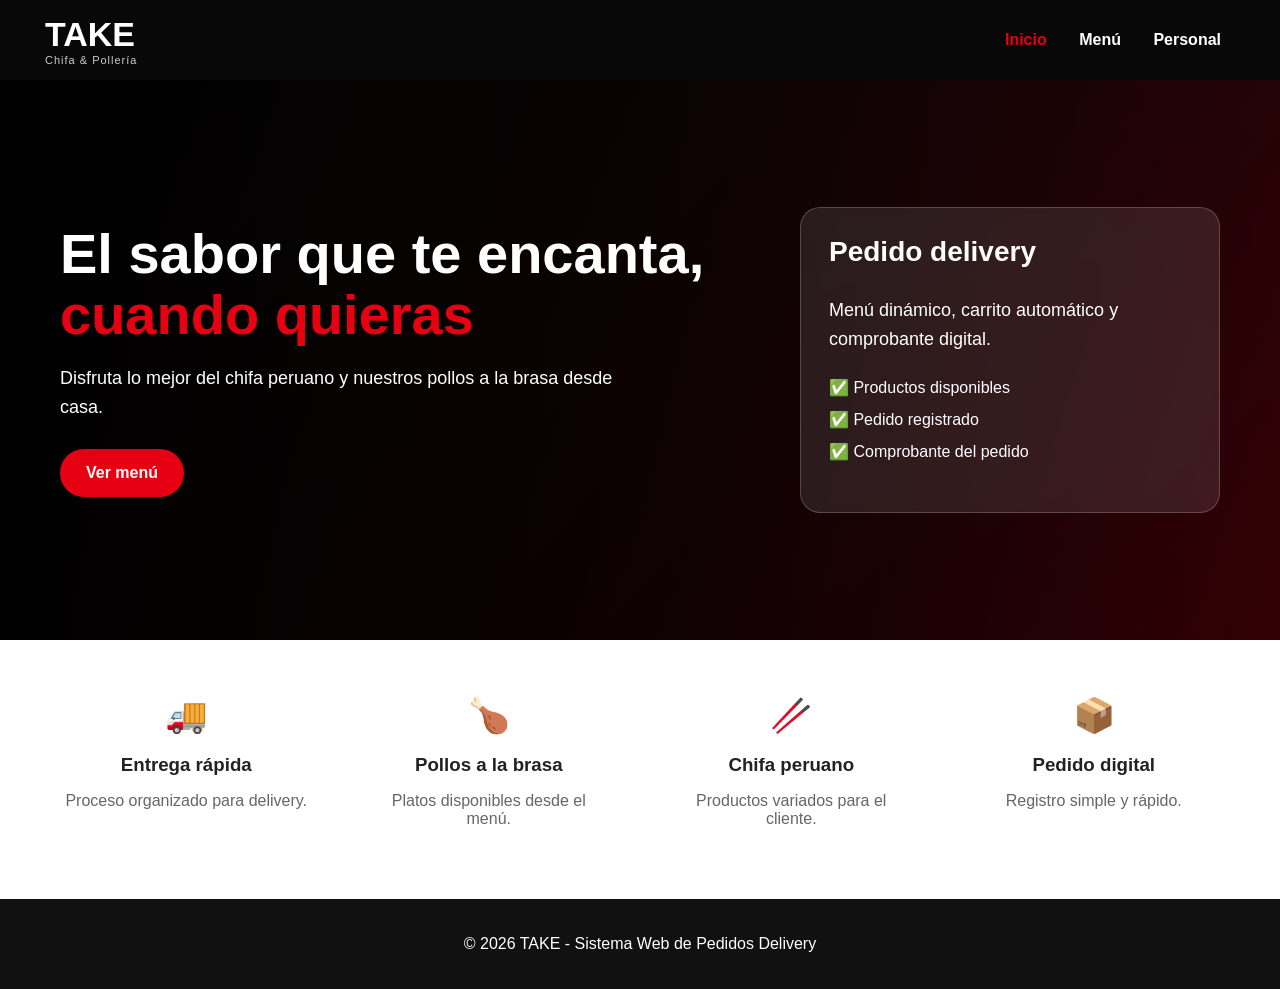
<file: src/main/resources/static/index.html>
<!DOCTYPE html>
<html lang="es">
<head>
  <meta charset="UTF-8">
  <title>TAKE - Chifa & Pollería</title>
  <link rel="icon" type="image/png" href="img/logo.png">
  <link rel="stylesheet" href="css/index.css">
</head>
<body>

<header class="navbar">
  <div class="logo">
    <span>TAKE</span>
    <small>Chifa & Pollería</small>
  </div>

  <nav id="navbarLinks">
    <a class="activo" href="index.html">Inicio</a>
    <a href="menu.html">Menú</a>
    <a href="login.html">Personal</a>
  </nav>
</header>

<section class="hero">
  <div class="hero-content">
    <div class="hero-text">
      <h1>El sabor que te encanta,<br><span>cuando quieras</span></h1>
      <p>Disfruta lo mejor del chifa peruano y nuestros pollos a la brasa desde casa.</p>

      <div class="hero-buttons">
        <a href="menu.html" class="btn-primary">Ver menú</a>
      </div>
    </div>

    <div class="hero-card">
      <h3>Pedido delivery</h3>
      <p>Menú dinámico, carrito automático y comprobante digital.</p>
      <ul>
        <li>✅ Productos disponibles</li>
        <li>✅ Pedido registrado</li>
        <li>✅ Comprobante del pedido</li>
      </ul>
    </div>
  </div>
</section>

<section class="features">
  <div class="feature"><span>🚚</span><h3>Entrega rápida</h3><p>Proceso organizado para delivery.</p></div>
  <div class="feature"><span>🍗</span><h3>Pollos a la brasa</h3><p>Platos disponibles desde el menú.</p></div>
  <div class="feature"><span>🥢</span><h3>Chifa peruano</h3><p>Productos variados para el cliente.</p></div>
  <div class="feature"><span>📦</span><h3>Pedido digital</h3><p>Registro simple y rápido.</p></div>
</section>

<footer>
  <p>© 2026 TAKE - Sistema Web de Pedidos Delivery</p>
</footer>
<script src="js/session.js"></script>
</body>
</html>
</file>
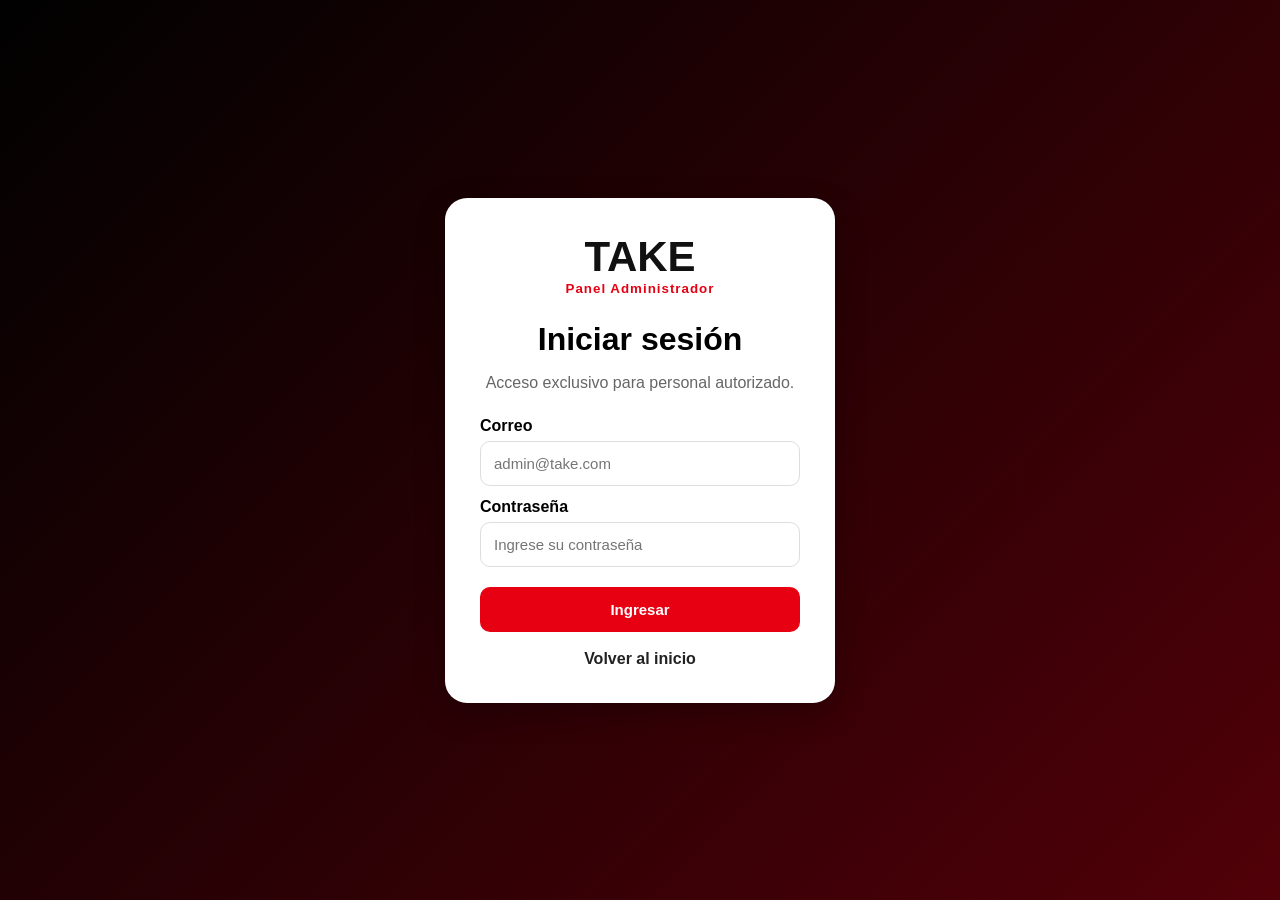
<file: src/main/resources/static/admin.html>
<!DOCTYPE html>
<html lang="es">
<head>
  <meta charset="UTF-8">
  <title>Panel Admin - TAKE</title>

  <link rel="icon" type="image/png" href="img/logo.png">
  <link rel="stylesheet" href="css/admin.css?v=5">
</head>
<body>

<script>
  const usuarioAdmin = JSON.parse(localStorage.getItem("usuarioAdminTAKE"));

  if (!usuarioAdmin) {
    window.location.href = "login.html";
  }
</script>

<header class="navbar">
  <div class="logo">
    <span>TAKE</span>
    <small>Panel Administrador</small>
  </div>

  <nav>
    <a class="activo" href="admin.html">Pedidos</a>
    <a href="productos-admin.html">Productos</a>
    <a href="categorias-admin.html">Categorías</a>
    <a href="repartidores-admin.html">Repartidores</a>
    <a href="index.html">Inicio</a>
    <a href="#" onclick="cerrarSesion()">Salir</a>
  </nav>
</header>

<main class="contenedor">

  <section class="bienvenida">
    <div>
      <h1>Pedidos Delivery</h1>
      <p>Gestión de pedidos en tiempo real del restaurante TAKE.</p>
    </div>

    <div class="acciones-superiores">
      <a
        href="http://localhost:8084/api/pedidos/reporte/excel"
        class="btn-excel"
      >
        📊 Exportar Excel
      </a>

      <button onclick="listarPedidos()">Actualizar pedidos</button>
    </div>
  </section>

  <section class="stats">
    <div class="stat-card">
      <span>Total pedidos</span>
      <strong id="totalPedidos">0</strong>
    </div>

    <div class="stat-card pendiente">
      <span>Pendientes</span>
      <strong id="totalPendientes">0</strong>
    </div>

    <div class="stat-card camino">
      <span>En camino</span>
      <strong id="totalCamino">0</strong>
    </div>

    <div class="stat-card entregado">
      <span>Entregados</span>
      <strong id="totalEntregados">0</strong>
    </div>
  </section>

  <section class="filtros">
    <button onclick="filtrarPedidos('TODOS')">Todos</button>
    <button onclick="filtrarPedidos('PENDIENTE')">Pendiente</button>
    <button onclick="filtrarPedidos('EN_CAMINO')">En camino</button>
    <button onclick="filtrarPedidos('ENTREGADO')">Entregado</button>

    <a
      href="http://localhost:8084/api/pedidos/reporte/excel"
      class="btn-excel filtro-excel"
    >
      📊 Exportar Excel
    </a>
  </section>

  <section class="tabla-container">
    <table>
      <thead>
        <tr>
          <th>ID</th>
          <th>Cliente</th>
          <th>Teléfono</th>
          <th>Dirección</th>
          <th>Detalle</th>
          <th>Método Pago</th>
          <th>Estado Pago</th>
          <th>Total</th>
          <th>Estado</th>
          <th>Repartidor</th>
          <th>Acción</th>
          <th>Comprobante</th>
          <th>Fecha</th>
        </tr>
      </thead>

      <tbody id="tablaPedidos"></tbody>
    </table>
  </section>

</main>

<script src="js/admin.js?v=5"></script>

</body>
</html>
</file>
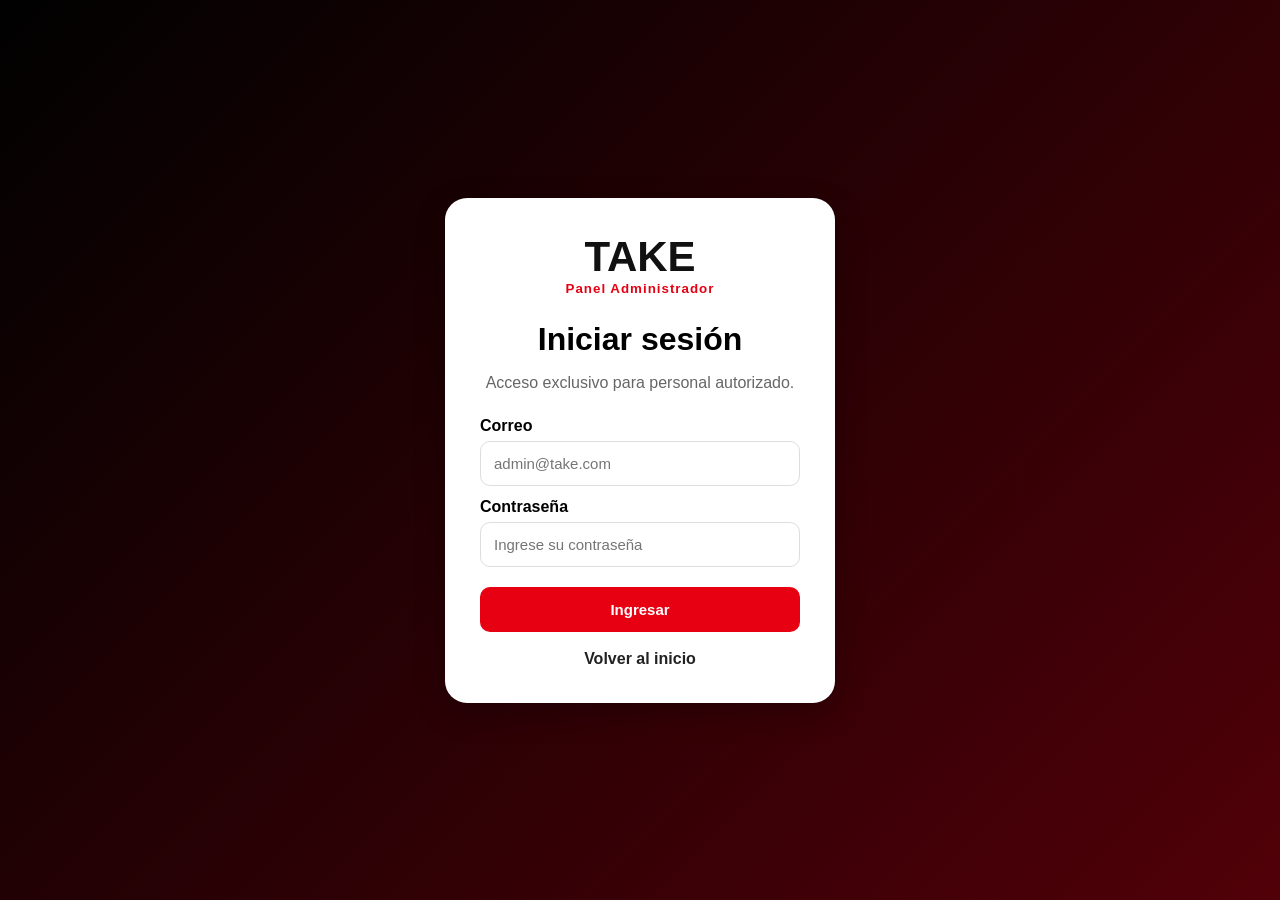
<file: src/main/resources/static/categorias-admin.html>
<!DOCTYPE html>
<html lang="es">
<head>
  <meta charset="UTF-8">
  <title>Categorías - TAKE</title>
  <link rel="icon" type="image/png" href="img/logo.png">
  <link rel="stylesheet" href="css/categorias-admin.css">
</head>
<body>

<script>
  const usuarioAdmin = JSON.parse(localStorage.getItem("usuarioAdminTAKE"));

  if (!usuarioAdmin) {
    window.location.href = "login.html";
  }

  if (usuarioAdmin.rol !== "ADMIN") {
    alert("No tienes permiso para acceder a esta sección.");
    window.location.href = "admin.html";
  }
</script>

<header class="navbar">
  <div class="logo">
    <span>TAKE</span>
    <small>Gestión de Categorías</small>
  </div>

  <nav>
    <a href="admin.html">Pedidos</a>
    <a href="productos-admin.html">Productos</a>
    <a class="activo" href="categorias-admin.html">Categorías</a>
    <a href="repartidores-admin.html">Repartidores</a>
    <a href="index.html">Inicio</a>
    <a href="#" onclick="cerrarSesion()">Salir</a>
  </nav>
</header>

<main class="contenedor">

  <section class="form-card">
    <h1>Gestión de Categorías</h1>
    <p>Agrega, edita o elimina categorías del menú.</p>

    <input type="hidden" id="categoriaId">

    <label>Nombre de la categoría</label>
    <input id="nombre" type="text" placeholder="Ej: CHAUFA">

    <label>Descripción</label>
    <textarea id="descripcion" placeholder="Ej: Platos de arroz chaufa"></textarea>

    <button class="btn-principal" onclick="guardarCategoria()">Guardar categoría</button>
    <button class="btn-secundario" onclick="limpiarFormulario()">Limpiar</button>
  </section>

  <section class="tabla-card">
    <div class="tabla-header">
      <h2>Lista de categorías</h2>
      <button onclick="listarCategorias()">Actualizar</button>
    </div>

    <table>
      <thead>
        <tr>
          <th>ID</th>
          <th>Categoría</th>
          <th>Descripción</th>
          <th>Acciones</th>
        </tr>
      </thead>
      <tbody id="tablaCategorias"></tbody>
    </table>
  </section>

</main>

<script src="js/categorias-admin.js"></script>
</body>
</html>
</file>
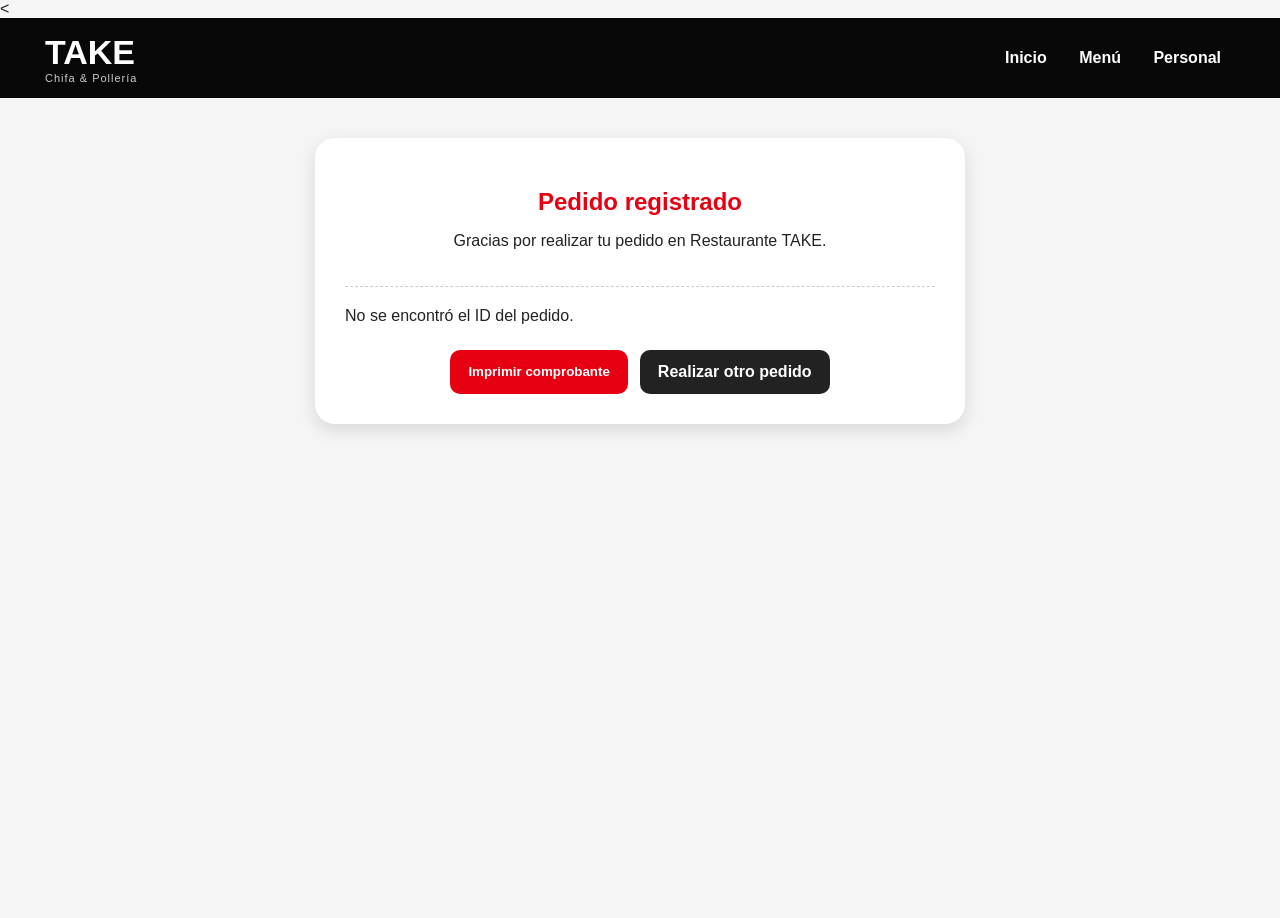
<file: src/main/resources/static/comprobante.html>
<<!DOCTYPE html>
<html lang="es">
<head>
  <meta charset="UTF-8">
  <title>Comprobante - TAKE</title>

  <link rel="icon" type="image/png" href="img/logo.png">

  <link rel="stylesheet" href="css/comprobante.css">
</head>
<body>

<header class="navbar">
  <div class="logo">
    <span>TAKE</span>
    <small>Chifa & Pollería</small>
  </div>

  <nav id="navbarLinks">
    <a href="index.html">Inicio</a>
    <a href="menu.html">Nuevo pedido</a>
    <a href="login.html">Personal</a>
  </nav>
</header>

<main class="contenedor">
  <section class="ticket">
    <div class="ticket-header">
      <h1>Pedido registrado</h1>
      <p id="mensajeComprobante">
        Gracias por realizar tu pedido en Restaurante TAKE.
      </p>
    </div>

    <div id="comprobanteContenido"></div>

    <div class="acciones">
      <button id="btnImprimir" onclick="window.print()">Imprimir comprobante</button>
      <a id="btnNuevoPedido" href="menu.html">Realizar otro pedido</a>
      <a id="btnVolverPanel" href="admin.html" style="display:none;">Volver al panel</a>
    </div>
  </section>
</main>

<script src="js/session.js"></script>
<script src="js/comprobante.js"></script>

</body>
</html>
</file>
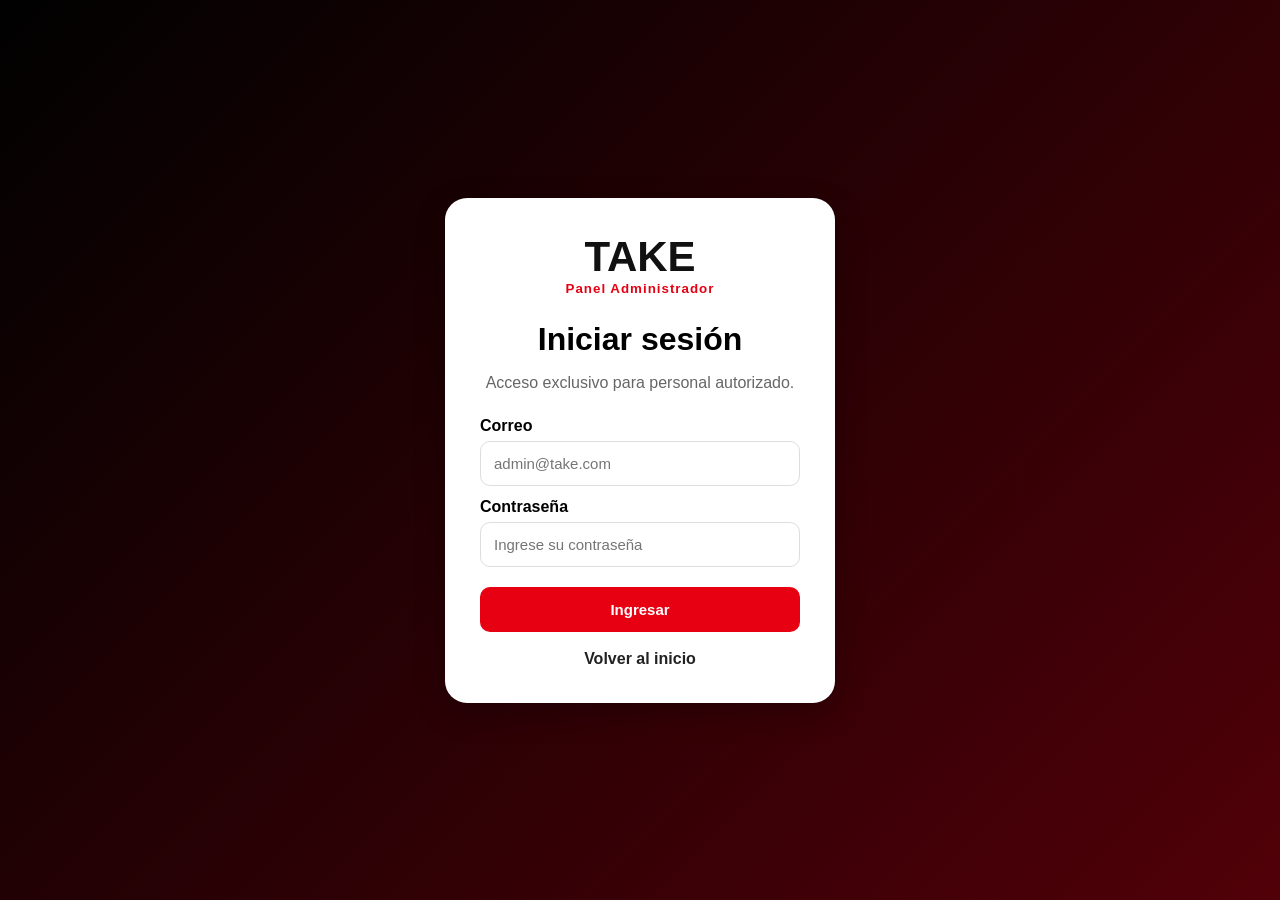
<file: src/main/resources/static/login.html>
<!DOCTYPE html>
<html lang="es">
<head>
  <meta charset="UTF-8">
  <title>Login Admin - TAKE</title>
  <link rel="icon" type="image/png" href="img/logo.png">
  <link rel="stylesheet" href="css/login.css">
</head>
<body>

<div class="login-container">
  <div class="login-card">

    <div class="logo">
      <span>TAKE</span>
      <small>Panel Administrador</small>
    </div>

    <h1>Iniciar sesión</h1>
    <p>Acceso exclusivo para personal autorizado.</p>

    <label>Correo</label>
    <input id="correo" type="email" placeholder="admin@take.com">

    <label>Contraseña</label>
    <input id="password" type="password" placeholder="Ingrese su contraseña">

    <button onclick="iniciarSesion()">Ingresar</button>

    <a href="index.html" class="volver">Volver al inicio</a>

  </div>
</div>

<script src="js/login.js"></script>
</body>
</html>
</file>
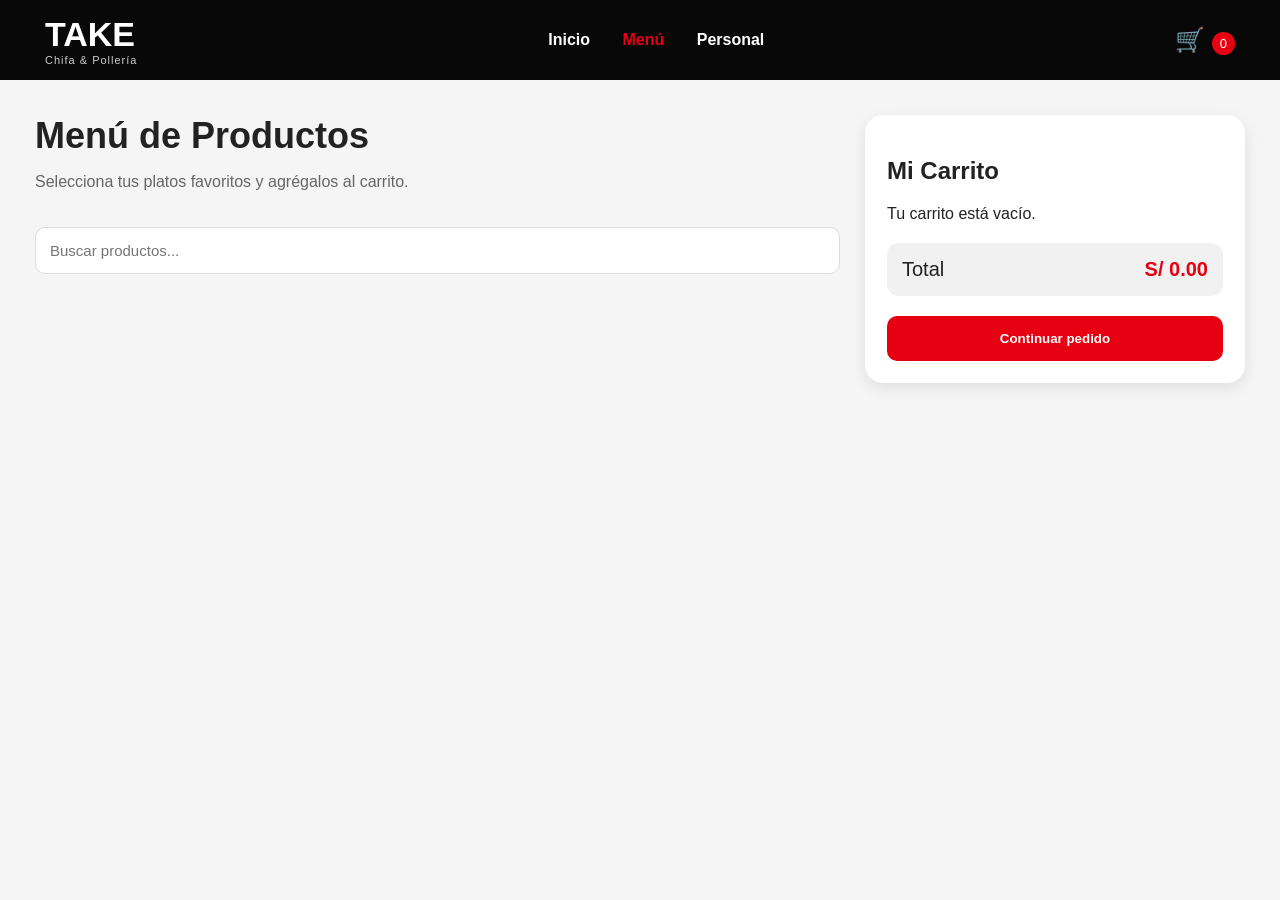
<file: src/main/resources/static/menu.html>
<!DOCTYPE html>
<html lang="es">
<head>
  <meta charset="UTF-8">
  <title>Menú - TAKE</title>
  <link rel="icon" type="image/png" href="img/logo.png">
  <link rel="stylesheet" href="css/menu.css">
</head>
<body>

<header class="navbar">
  <div class="logo">
    <span>TAKE</span>
    <small>Chifa & Pollería</small>
  </div>

  <nav id="navbarLinks">
    <a href="index.html">Inicio</a>
    <a class="activo" href="menu.html">Menú</a>
    <a href="login.html">Personal</a>
  </nav>

  <div class="cart-icon">
    🛒 <span id="contadorCarrito">0</span>
  </div>
</header>

<main class="contenedor">

  <section class="menu-area">
    <div class="titulo">
      <h1>Menú de Productos</h1>
      <p>Selecciona tus platos favoritos y agrégalos al carrito.</p>
    </div>

    <input 
      type="text" 
      id="buscador" 
      placeholder="Buscar productos..." 
      oninput="filtrarProductos()"
      class="buscador"
    >

    <div id="productos" class="productos-grid"></div>
  </section>

  <aside class="carrito-panel">
    <h2>Mi Carrito</h2>

    <div id="carrito"></div>

    <div class="total-box">
      <span>Total</span>
      <strong>S/ <span id="total">0.00</span></strong>
    </div>

    <button class="btn-continuar" onclick="irAPedido()">
      Continuar pedido
    </button>
  </aside>

</main>
<script src="js/session.js"></script>
<script src="js/menu.js"></script>
</body>
</html>
</file>
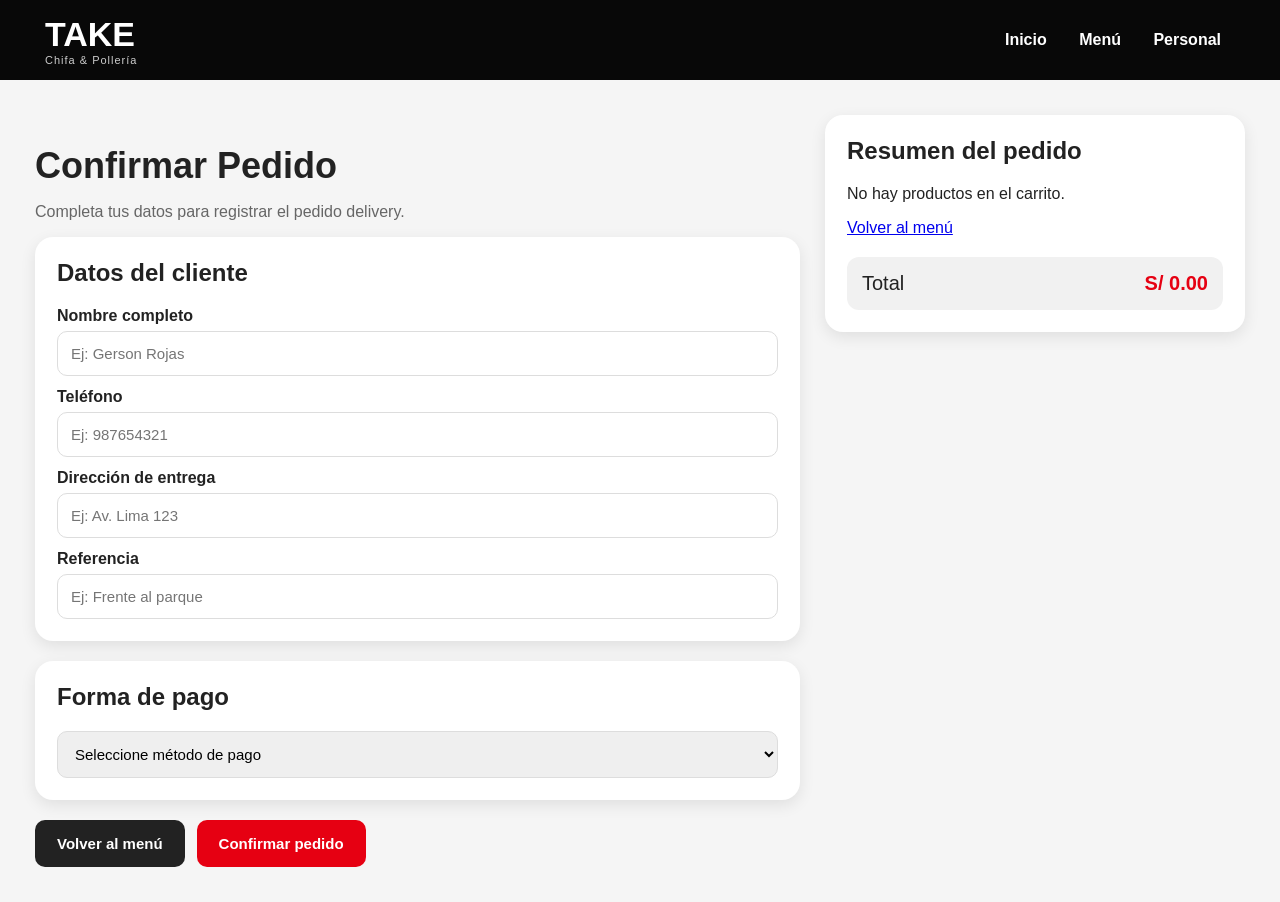
<file: src/main/resources/static/pedido.html>
<!DOCTYPE html>
<html lang="es">
<head>
  <meta charset="UTF-8">
  <title>Confirmar Pedido - TAKE</title>
  <link rel="icon" type="image/png" href="img/logo.png">
  <link rel="stylesheet" href="css/pedido.css">
</head>
<body>

<header class="navbar">
  <div class="logo">
    <span>TAKE</span>
    <small>Chifa & Pollería</small>
  </div>

  <nav id="navbarLinks">
    <a href="index.html">Inicio</a>
    <a href="menu.html">Menú</a>
    <a href="login.html">Personal</a>
  </nav>
</header>

<main class="contenedor">

  <section class="formulario">
    <h1>Confirmar Pedido</h1>
    <p>Completa tus datos para registrar el pedido delivery.</p>

    <div class="card">
      <h2>Datos del cliente</h2>

      <label>Nombre completo</label>
      <input id="nombre" type="text" placeholder="Ej: Gerson Rojas">

      <label>Teléfono</label>
      <input id="telefono" type="text" placeholder="Ej: 987654321">

      <label>Dirección de entrega</label>
      <input id="direccion" type="text" placeholder="Ej: Av. Lima 123">

      <label>Referencia</label>
      <input id="referencia" type="text" placeholder="Ej: Frente al parque">
    </div>

    <div class="card">
      <h2>Forma de pago</h2>

      <select id="metodoPago" onchange="mostrarCampoPago()">
        <option value="">Seleccione método de pago</option>
        <option value="EFECTIVO">Efectivo</option>
        <option value="YAPE">Yape</option>
        <option value="TARJETA">Tarjeta simulada</option>
      </select>

      <div id="campoCodigoPago" class="campo-pago">
        <label>Código de operación / simulación</label>
        <input id="codigoPago" type="text" placeholder="Ej: 123456">
      </div>
    </div>

    <div class="acciones">
      <a class="btn-secundario" href="menu.html">Volver al menú</a>
      <button class="btn-principal" onclick="confirmarPedido()">Confirmar pedido</button>
    </div>
  </section>

  <aside class="resumen">
    <h2>Resumen del pedido</h2>
    <div id="resumenCarrito"></div>

    <div class="total-box">
      <span>Total</span>
      <strong>S/ <span id="total">0.00</span></strong>
    </div>
  </aside>

</main>
<script src="js/session.js"></script>
<script src="js/pedido.js"></script>
</body>
</html>
</file>
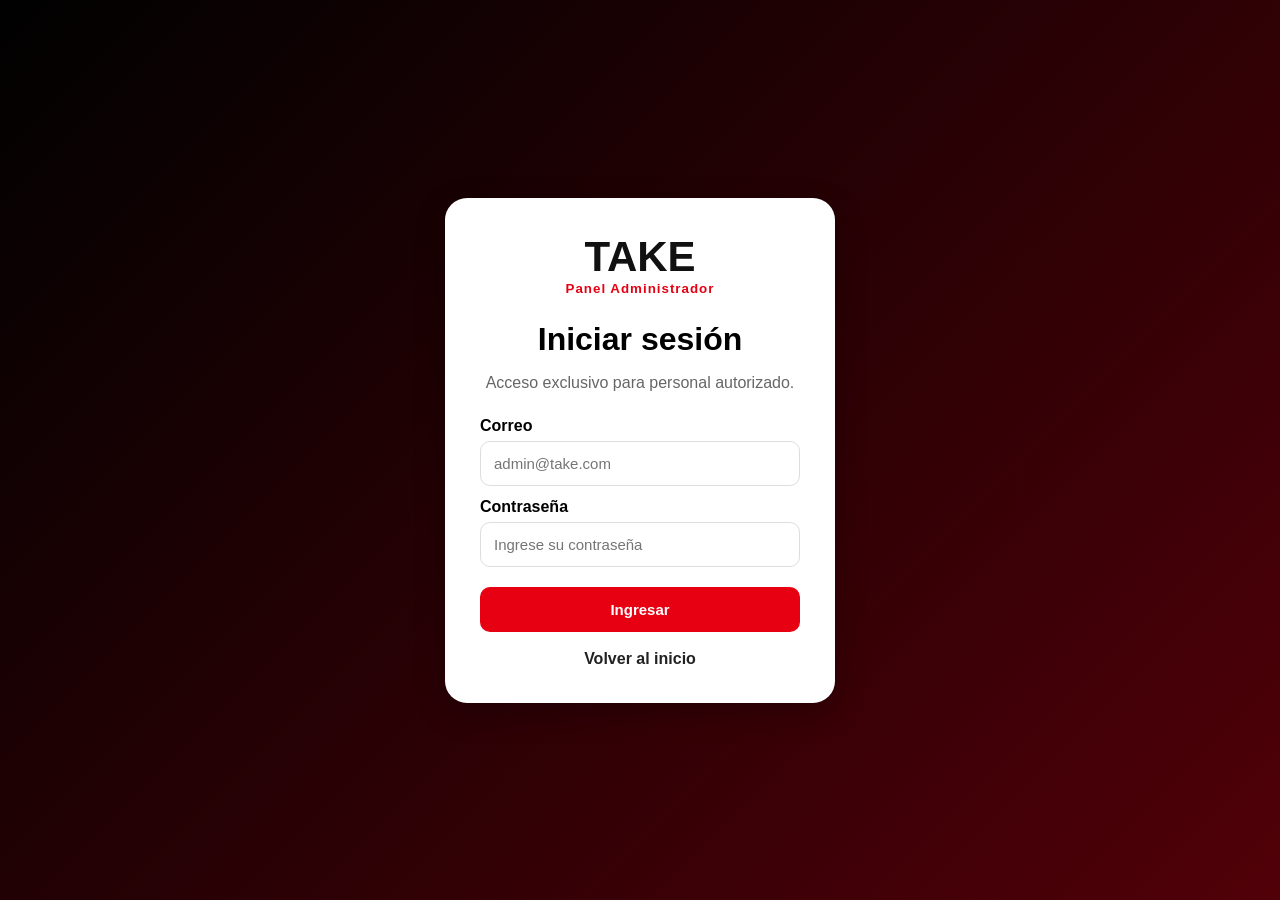
<file: src/main/resources/static/repartidores-admin.html>
<!DOCTYPE html>
<html lang="es">
<head>
  <meta charset="UTF-8">
  <title>Repartidores - TAKE</title>
  <link rel="icon" type="image/png" href="img/logo.png">
  <link rel="stylesheet" href="css/repartidores-admin.css?v=1">
</head>
<body>

<script>
  const usuarioAdmin = JSON.parse(localStorage.getItem("usuarioAdminTAKE"));

  if (!usuarioAdmin) {
    window.location.href = "login.html";
  }

  if (usuarioAdmin.rol !== "ADMIN") {
    alert("No tienes permisos.");
    window.location.href = "admin.html";
  }
</script>

<header class="navbar">

  <div class="logo">
    <span>TAKE</span>
    <small>Gestión de Repartidores</small>
  </div>

  <nav>
    <a href="admin.html">Pedidos</a>
    <a href="productos-admin.html">Productos</a>
    <a href="categorias-admin.html">Categorías</a>
    <a class="activo" href="repartidores-admin.html">Repartidores</a>
    <a href="index.html">Inicio</a>
    <a href="#" onclick="cerrarSesion()">Salir</a>
  </nav>

</header>

<main class="contenedor">

  <section class="header">

    <div>
      <h1>Repartidores</h1>
      <p>Gestión de usuarios repartidores.</p>
    </div>

  </section>

  <section class="formulario">

    <h2>Nuevo repartidor</h2>

    <input
      type="text"
      id="nombre"
      placeholder="Nombre completo"
    >

    <input
      type="email"
      id="correo"
      placeholder="Correo"
    >

    <input
      type="password"
      id="password"
      placeholder="Contraseña"
    >

    <button onclick="crearRepartidor()">
      Crear repartidor
    </button>

  </section>

  <section class="tabla-container">

    <table>

      <thead>
        <tr>
          <th>ID</th>
          <th>Nombre</th>
          <th>Correo</th>
          <th>Estado</th>
          <th>Fecha</th>
          <th>Acciones</th>
        </tr>
      </thead>

      <tbody id="tablaRepartidores"></tbody>

    </table>

  </section>

</main>

<script src="js/repartidores-admin.js?v=1"></script>

</body>
</html>
</file>
<file: src/main/resources/static/css/index.css>
* {
  box-sizing: border-box;
}

body {
  margin: 0;
  font-family: Arial, sans-serif;
  background: #f5f5f5;
  color: #222;
}

.navbar {
  height: 80px;
  background: #080808;
  color: white;
  display: flex;
  justify-content: space-between;
  align-items: center;
  padding: 0 45px;
}

.logo span {
  font-size: 34px;
  font-weight: 900;
}

.logo small {
  display: block;
  font-size: 11px;
  color: #ccc;
  letter-spacing: 1px;
}

nav a {
  color: white;
  text-decoration: none;
  margin: 0 14px;
  font-weight: bold;
}

nav a:hover,
nav .activo {
  color: #e60012;
}

.hero {
  min-height: 560px;
  background:
    linear-gradient(90deg, rgba(0,0,0,.96), rgba(0,0,0,.78), rgba(0,0,0,.45)),
    linear-gradient(135deg, #111, #5c0008);
  color: white;
  display: flex;
  align-items: center;
  padding: 60px;
}

.hero-content {
  display: grid;
  grid-template-columns: 1.5fr 420px;
  gap: 45px;
  width: 100%;
  align-items: center;
}

.hero h1 {
  font-size: 56px;
  line-height: 1.1;
  margin: 0;
}

.hero h1 span {
  color: #e60012;
}

.hero p {
  font-size: 18px;
  max-width: 600px;
  line-height: 1.6;
}

.hero-buttons {
  margin-top: 28px;
}

.btn-primary,
.btn-secondary {
  display: inline-block;
  padding: 15px 26px;
  border-radius: 30px;
  text-decoration: none;
  font-weight: bold;
  margin-right: 12px;
}

.btn-primary {
  background: #e60012;
  color: white;
}

.btn-primary:hover {
  background: #b8000e;
}

.btn-secondary {
  background: white;
  color: #111;
}

.btn-secondary:hover {
  background: #ddd;
}

.hero-card {
  background: rgba(255,255,255,.1);
  border: 1px solid rgba(255,255,255,.2);
  border-radius: 20px;
  padding: 28px;
  backdrop-filter: blur(8px);
}

.hero-card h3 {
  font-size: 28px;
  margin-top: 0;
}

.hero-card ul {
  padding-left: 0;
  list-style: none;
  line-height: 2;
}

.features {
  display: grid;
  grid-template-columns: repeat(4, 1fr);
  gap: 20px;
  padding: 35px 45px;
  background: white;
}

.feature {
  text-align: center;
  padding: 20px;
}

.feature span {
  font-size: 34px;
}

.feature h3 {
  margin-bottom: 8px;
}

.feature p {
  color: #666;
}

footer {
  text-align: center;
  padding: 20px;
  background: #111;
  color: white;
}

@media (max-width: 900px) {
  .hero {
    padding: 35px;
  }

  .hero-content {
    grid-template-columns: 1fr;
  }

  .hero h1 {
    font-size: 40px;
  }

  .features {
    grid-template-columns: 1fr 1fr;
  }
}

@media (max-width: 600px) {
  .features {
    grid-template-columns: 1fr;
  }

  .navbar {
    padding: 0 20px;
  }

  nav a {
    margin: 0 6px;
  }
}
</file>
<file: src/main/resources/static/css/admin.css>
* {
  box-sizing: border-box;
}

body {
  margin: 0;
  font-family: Arial, sans-serif;
  background: #f4f4f4;
  color: #222;
}

.navbar {
  min-height: 80px;
  background: #080808;
  color: white;
  display: flex;
  justify-content: space-between;
  align-items: center;
  padding: 0 45px;
}

.logo span {
  font-size: 34px;
  font-weight: 900;
}

.logo small {
  display: block;
  color: #ccc;
  font-size: 11px;
  letter-spacing: 1px;
}

nav {
  display: flex;
  align-items: center;
  gap: 16px;
  flex-wrap: wrap;
}

nav a {
  color: white;
  text-decoration: none;
  font-weight: bold;
}

nav a:hover,
nav .activo {
  color: #e60012;
}

.contenedor {
  padding: 35px;
}

.bienvenida {
  background: white;
  border-radius: 18px;
  padding: 24px;
  margin-bottom: 24px;
  box-shadow: 0 5px 16px rgba(0,0,0,.08);
  display: flex;
  justify-content: space-between;
  align-items: center;
}

.bienvenida h1 {
  margin: 0;
  font-size: 34px;
}

.bienvenida p {
  color: #777;
  margin-bottom: 0;
}

.acciones-superiores {
  display: flex;
  gap: 12px;
  align-items: center;
  flex-wrap: wrap;
}

.bienvenida button {
  background: #e60012;
  color: white;
  border: none;
  padding: 14px 18px;
  border-radius: 10px;
  font-weight: bold;
  cursor: pointer;
}

.bienvenida button:hover {
  background: #b8000e;
}

.btn-excel {
  background: #198754;
  color: white;
  border: none;
  padding: 14px 18px;
  border-radius: 10px;
  cursor: pointer;
  font-weight: bold;
  text-decoration: none;
  display: inline-block;
}

.btn-excel:hover {
  background: #146c43;
}

.stats {
  display: grid;
  grid-template-columns: repeat(4, minmax(180px, 1fr));
  gap: 18px;
  margin-bottom: 25px;
}

.stat-card {
  background: white;
  border-radius: 16px;
  padding: 20px;
  box-shadow: 0 5px 16px rgba(0,0,0,.08);
  border-left: 6px solid #111;
  min-height: 110px;
}

.stat-card span {
  display: block;
  color: #666;
  font-size: 14px;
  margin-bottom: 8px;
}

.stat-card strong {
  display: block;
  font-size: 34px;
  color: #111;
}

.stat-card.pendiente {
  border-left-color: #ffc107;
}

.stat-card.camino {
  border-left-color: #0d6efd;
}

.stat-card.entregado {
  border-left-color: #198754;
}

.filtros {
  background: white;
  border-radius: 16px;
  padding: 16px;
  display: flex;
  gap: 10px;
  margin-bottom: 25px;
  flex-wrap: wrap;
  box-shadow: 0 5px 16px rgba(0,0,0,.08);
}

.filtros button {
  background: white;
  color: #222;
  border: 1px solid #ddd;
  padding: 11px 18px;
  border-radius: 10px;
  cursor: pointer;
  font-weight: bold;
}

.filtros button:hover {
  background: #e60012;
  color: white;
  border-color: #e60012;
}

.filtro-excel {
  padding: 11px 18px;
}

.tabla-container {
  background: white;
  border-radius: 18px;
  overflow-x: auto;
  box-shadow: 0 5px 16px rgba(0,0,0,.09);
}

table {
  width: 100%;
  border-collapse: collapse;
  min-width: 1350px;
}

th {
  background: #111;
  color: white;
  padding: 16px;
  text-align: center;
  font-size: 14px;
}

td {
  padding: 14px;
  border-bottom: 1px solid #eee;
  text-align: center;
  vertical-align: middle;
  font-size: 14px;
}

.estado {
  font-weight: bold;
  padding: 7px 12px;
  border-radius: 20px;
  display: inline-block;
}

.PENDIENTE {
  background: #fff3cd;
  color: #856404;
}

.EN_CAMINO {
  background: #cce5ff;
  color: #004085;
}

.ENTREGADO {
  background: #d4edda;
  color: #155724;
}

.select-repartidor {
  padding: 9px 10px;
  border: 1px solid #ddd;
  border-radius: 9px;
  background: white;
  font-weight: bold;
  min-width: 160px;
  cursor: pointer;
}

.select-repartidor:focus {
  outline: none;
  border-color: #e60012;
}

.btn-estado,
.btn-ver {
  border: none;
  padding: 8px 10px;
  border-radius: 8px;
  color: white;
  cursor: pointer;
  margin: 2px;
  font-size: 12px;
  font-weight: bold;
}

.btn-pendiente {
  background: #856404;
}

.btn-camino {
  background: #004085;
}

.btn-entregado {
  background: #155724;
}

.btn-ver {
  background: #e60012;
  text-decoration: none;
  display: inline-block;
}

.btn-ver:hover,
.btn-estado:hover {
  opacity: .85;
}

.detalle {
  text-align: left;
  min-width: 230px;
}

@media (max-width: 1000px) {
  .contenedor {
    padding: 15px;
  }

  .bienvenida {
    flex-direction: column;
    gap: 15px;
    align-items: flex-start;
  }

  .stats {
    grid-template-columns: 1fr 1fr;
  }

  .acciones-superiores {
    width: 100%;
  }
}

@media (max-width: 650px) {
  .stats {
    grid-template-columns: 1fr;
  }

  .navbar {
    height: auto;
    flex-direction: column;
    padding: 18px;
    gap: 12px;
  }

  nav {
    justify-content: center;
  }
}
</file>
<file: src/main/resources/static/css/categorias-admin.css>
* {
  box-sizing: border-box;
}

body {
  margin: 0;
  font-family: Arial, sans-serif;
  background: #f5f5f5;
  color: #222;
}

.navbar {
  height: 80px;
  background: #080808;
  color: white;
  display: flex;
  justify-content: space-between;
  align-items: center;
  padding: 0 45px;
}

.logo span {
  font-size: 34px;
  font-weight: 900;
}

.logo small {
  display: block;
  color: #ccc;
  font-size: 11px;
  letter-spacing: 1px;
}

nav a {
  color: white;
  text-decoration: none;
  margin: 0 12px;
  font-weight: bold;
}

nav a:hover,
nav .activo {
  color: #e60012;
}

.contenedor {
  display: grid;
  grid-template-columns: 380px 1fr;
  gap: 25px;
  padding: 35px;
}

.form-card,
.tabla-card {
  background: white;
  border-radius: 18px;
  padding: 24px;
  box-shadow: 0 5px 16px rgba(0,0,0,.09);
}

.form-card h1 {
  margin-bottom: 5px;
}

.form-card p {
  color: #666;
}

label {
  display: block;
  font-weight: bold;
  margin-top: 14px;
  margin-bottom: 6px;
}

input,
textarea {
  width: 100%;
  padding: 13px;
  border: 1px solid #ddd;
  border-radius: 10px;
  font-size: 15px;
}

textarea {
  min-height: 90px;
  resize: vertical;
}

button {
  cursor: pointer;
  border: none;
  border-radius: 9px;
  font-weight: bold;
}

.btn-principal {
  width: 100%;
  background: #e60012;
  color: white;
  padding: 14px;
  margin-top: 18px;
}

.btn-principal:hover {
  background: #b8000e;
}

.btn-secundario {
  width: 100%;
  background: #222;
  color: white;
  padding: 14px;
  margin-top: 8px;
}

.btn-secundario:hover {
  background: #444;
}

.tabla-header {
  display: flex;
  justify-content: space-between;
  align-items: center;
}

.tabla-header button {
  background: #e60012;
  color: white;
  padding: 12px 16px;
}

.tabla-header button:hover {
  background: #b8000e;
}

table {
  width: 100%;
  border-collapse: collapse;
  margin-top: 18px;
}

th {
  background: #111;
  color: white;
  padding: 14px;
}

td {
  padding: 13px;
  border-bottom: 1px solid #eee;
  text-align: center;
}

.btn-editar,
.btn-eliminar {
  color: white;
  padding: 8px 10px;
  margin: 2px;
}

.btn-editar {
  background: #0d6efd;
}

.btn-eliminar {
  background: #dc3545;
}

.btn-editar:hover,
.btn-eliminar:hover {
  opacity: .85;
}

@media (max-width: 950px) {
  .contenedor {
    grid-template-columns: 1fr;
  }
}
</file>
<file: src/main/resources/static/css/comprobante.css>
* {
  box-sizing: border-box;
}

body {
  margin: 0;
  font-family: Arial, sans-serif;
  background: #f5f5f5;
  color: #222;
}

.navbar {
  height: 80px;
  background: #080808;
  color: white;
  display: flex;
  justify-content: space-between;
  align-items: center;
  padding: 0 45px;
}

.logo span {
  font-size: 34px;
  font-weight: 900;
}

.logo small {
  display: block;
  font-size: 11px;
  color: #ccc;
  letter-spacing: 1px;
}

nav a {
  color: white;
  text-decoration: none;
  margin: 0 14px;
  font-weight: bold;
}

nav a:hover {
  color: #e60012;
}

.contenedor {
  min-height: calc(100vh - 80px);
  display: flex;
  justify-content: center;
  align-items: flex-start;
  padding: 40px;
}

.ticket {
  width: 650px;
  background: white;
  border-radius: 20px;
  box-shadow: 0 6px 18px rgba(0,0,0,.12);
  padding: 30px;
}

.ticket-header {
  text-align: center;
  border-bottom: 1px dashed #ccc;
  padding-bottom: 20px;
  margin-bottom: 20px;
}

.ticket-header h1 {
  color: #e60012;
  margin-bottom: 5px;
}

.info-grid {
  display: grid;
  grid-template-columns: 1fr 1fr;
  gap: 12px;
  margin-bottom: 20px;
}

.info-box {
  background: #f5f5f5;
  padding: 14px;
  border-radius: 12px;
}

.info-box span {
  display: block;
  color: #777;
  font-size: 13px;
  margin-bottom: 5px;
}

.info-box strong {
  font-size: 16px;
}

.detalle {
  margin-top: 20px;
  border-top: 1px dashed #ccc;
  border-bottom: 1px dashed #ccc;
  padding: 18px 0;
}

.detalle h3 {
  margin-top: 0;
}

.detalle-item {
  padding: 8px 0;
  border-bottom: 1px solid #eee;
}

.total-box {
  margin-top: 20px;
  background: #111;
  color: white;
  border-radius: 14px;
  padding: 18px;
  display: flex;
  justify-content: space-between;
  font-size: 22px;
}

.total-box strong {
  color: #ff2b39;
}

.estado {
  display: inline-block;
  font-weight: bold;
  padding: 7px 12px;
  border-radius: 20px;
}

.PENDIENTE {
  background: #fff3cd;
  color: #856404;
}

.EN_CAMINO {
  background: #cce5ff;
  color: #004085;
}

.ENTREGADO {
  background: #d4edda;
  color: #155724;
}

.acciones {
  display: flex;
  justify-content: center;
  gap: 12px;
  margin-top: 25px;
}

.acciones button,
.acciones a {
  background: #e60012;
  color: white;
  border: none;
  padding: 13px 18px;
  border-radius: 10px;
  text-decoration: none;
  font-weight: bold;
  cursor: pointer;
}

.acciones a {
  background: #222;
}

.acciones button:hover {
  background: #b8000e;
}

.acciones a:hover {
  background: #444;
}

@media print {
  .navbar,
  .acciones {
    display: none;
  }

  body {
    background: white;
  }

  .contenedor {
    padding: 0;
  }

  .ticket {
    box-shadow: none;
    width: 100%;
  }
}
</file>
<file: src/main/resources/static/css/login.css>
* {
  box-sizing: border-box;
}

body {
  margin: 0;
  font-family: Arial, sans-serif;
  min-height: 100vh;
  background:
    linear-gradient(135deg, rgba(0,0,0,.95), rgba(80,0,8,.9)),
    linear-gradient(135deg, #111, #5c0008);
  display: flex;
  align-items: center;
  justify-content: center;
}

.login-container {
  width: 100%;
  max-width: 430px;
  padding: 20px;
}

.login-card {
  background: white;
  border-radius: 22px;
  padding: 35px;
  box-shadow: 0 10px 30px rgba(0,0,0,.25);
}

.logo {
  text-align: center;
  margin-bottom: 25px;
}

.logo span {
  font-size: 42px;
  font-weight: 900;
  color: #111;
}

.logo small {
  display: block;
  color: #e60012;
  font-weight: bold;
  letter-spacing: 1px;
}

h1 {
  margin-bottom: 5px;
  text-align: center;
}

p {
  text-align: center;
  color: #666;
  margin-bottom: 25px;
}

label {
  display: block;
  font-weight: bold;
  margin: 12px 0 6px;
}

input {
  width: 100%;
  padding: 13px;
  border: 1px solid #ddd;
  border-radius: 10px;
  font-size: 15px;
}

button {
  width: 100%;
  background: #e60012;
  color: white;
  border: none;
  padding: 14px;
  border-radius: 10px;
  font-weight: bold;
  cursor: pointer;
  margin-top: 20px;
  font-size: 15px;
}

button:hover {
  background: #b8000e;
}

.volver {
  display: block;
  text-align: center;
  margin-top: 18px;
  text-decoration: none;
  color: #222;
  font-weight: bold;
}

.volver:hover {
  color: #e60012;
}
</file>
<file: src/main/resources/static/css/menu.css>
* {
  box-sizing: border-box;
}

body {
  margin: 0;
  font-family: Arial, sans-serif;
  background: #f5f5f5;
  color: #222;
}

.navbar {
  height: 80px;
  background: #080808;
  color: white;
  display: flex;
  justify-content: space-between;
  align-items: center;
  padding: 0 45px;
  position: sticky;
  top: 0;
  z-index: 10;
}

.logo span {
  font-size: 34px;
  font-weight: 900;
}

.logo small {
  display: block;
  font-size: 11px;
  color: #ccc;
  letter-spacing: 1px;
}

nav a {
  color: white;
  text-decoration: none;
  margin: 0 14px;
  font-weight: bold;
}

nav a:hover,
nav .activo {
  color: #e60012;
}

.cart-icon {
  font-size: 24px;
}

.cart-icon span {
  background: #e60012;
  color: white;
  border-radius: 50%;
  padding: 4px 8px;
  font-size: 13px;
}

.contenedor {
  display: grid;
  grid-template-columns: 1fr 380px;
  gap: 25px;
  padding: 35px;
}

.titulo h1 {
  font-size: 36px;
  margin: 0;
}

.titulo p {
  color: #666;
}

.buscador {
  width: 100%;
  padding: 14px;
  border: 1px solid #ddd;
  border-radius: 10px;
  margin: 20px 0;
  font-size: 15px;
}

.productos-grid {
  display: grid;
  grid-template-columns: repeat(3, 1fr);
  gap: 18px;
}

.producto-card {
  background: white;
  border-radius: 16px;
  overflow: hidden;
  box-shadow: 0 5px 16px rgba(0,0,0,.09);
  transition: .2s;
}

.producto-card:hover {
  transform: translateY(-4px);
}

.producto-img {
  width: 100%;
  height: 165px;
  background: linear-gradient(135deg, #111, #b3000f);
  display: flex;
  justify-content: center;
  align-items: center;
  overflow: hidden;
}

.producto-img img {
  width: 100%;
  height: 100%;
  object-fit: cover;
  display: block;
}

/* Por si alguna vez vuelves a mostrar iconos */
.producto-img .icono {
  font-size: 58px;
}

.producto-body {
  padding: 16px;
}

.producto-body h3 {
  margin: 5px 0;
  min-height: 44px;
}

.categoria {
  color: #777;
  font-size: 13px;
  text-transform: uppercase;
}

.precio {
  color: #e60012;
  font-size: 21px;
  font-weight: bold;
}

.producto-body button {
  width: 100%;
  background: #e60012;
  color: white;
  border: none;
  padding: 12px;
  border-radius: 9px;
  cursor: pointer;
  font-weight: bold;
}

.producto-body button:hover {
  background: #b8000e;
}

.carrito-panel {
  background: white;
  padding: 22px;
  border-radius: 18px;
  box-shadow: 0 5px 16px rgba(0,0,0,.09);
  height: fit-content;
  position: sticky;
  top: 105px;
}

.carrito-item {
  border-bottom: 1px solid #eee;
  padding: 12px 0;
}

.carrito-item strong {
  display: block;
  margin-bottom: 5px;
}

.carrito-actions {
  margin-top: 8px;
}

.carrito-actions button {
  background: #222;
  color: white;
  border: none;
  padding: 6px 10px;
  border-radius: 6px;
  margin-right: 5px;
  cursor: pointer;
}

.carrito-actions button:hover {
  opacity: .85;
}

.total-box {
  background: #f1f1f1;
  border-radius: 12px;
  padding: 15px;
  margin: 20px 0;
  display: flex;
  justify-content: space-between;
  font-size: 20px;
}

.total-box strong {
  color: #e60012;
}

.btn-continuar {
  width: 100%;
  background: #e60012;
  color: white;
  border: none;
  padding: 15px;
  border-radius: 10px;
  font-weight: bold;
  cursor: pointer;
}

.btn-continuar:hover {
  background: #b8000e;
}

@media (max-width: 1000px) {
  .contenedor {
    grid-template-columns: 1fr;
  }

  .productos-grid {
    grid-template-columns: 1fr 1fr;
  }

  .carrito-panel {
    position: static;
  }
}

@media (max-width: 650px) {
  .productos-grid {
    grid-template-columns: 1fr;
  }

  .navbar {
    height: auto;
    padding: 18px 20px;
    flex-direction: column;
    gap: 12px;
  }

  nav a {
    margin: 0 6px;
  }
}
</file>
<file: src/main/resources/static/css/pedido.css>
* {
  box-sizing: border-box;
}

body {
  margin: 0;
  font-family: Arial, sans-serif;
  background: #f5f5f5;
  color: #222;
}

.navbar {
  height: 80px;
  background: #080808;
  color: white;
  display: flex;
  justify-content: space-between;
  align-items: center;
  padding: 0 45px;
}

.logo span {
  font-size: 34px;
  font-weight: 900;
}

.logo small {
  display: block;
  font-size: 11px;
  color: #ccc;
  letter-spacing: 1px;
}

nav a {
  color: white;
  text-decoration: none;
  margin: 0 14px;
  font-weight: bold;
}

nav a:hover {
  color: #e60012;
}

.contenedor {
  display: grid;
  grid-template-columns: 1fr 420px;
  gap: 25px;
  padding: 35px;
}

.formulario h1 {
  font-size: 36px;
  margin-bottom: 5px;
}

.formulario p {
  color: #666;
}

.card,
.resumen {
  background: white;
  padding: 22px;
  border-radius: 18px;
  box-shadow: 0 5px 16px rgba(0,0,0,.09);
  margin-bottom: 20px;
}

.card h2,
.resumen h2 {
  margin-top: 0;
}

label {
  font-weight: bold;
  display: block;
  margin-top: 12px;
  margin-bottom: 6px;
}

input,
select {
  width: 100%;
  padding: 13px;
  border: 1px solid #ddd;
  border-radius: 10px;
  font-size: 15px;
}

.campo-pago {
  display: none;
  margin-top: 10px;
}

.acciones {
  display: flex;
  gap: 12px;
}

.btn-principal,
.btn-secundario {
  padding: 15px 22px;
  border-radius: 10px;
  text-decoration: none;
  border: none;
  font-weight: bold;
  cursor: pointer;
  font-size: 15px;
}

.btn-principal {
  background: #e60012;
  color: white;
}

.btn-principal:hover {
  background: #b8000e;
}

.btn-secundario {
  background: #222;
  color: white;
}

.btn-secundario:hover {
  background: #444;
}

.resumen {
  height: fit-content;
  position: sticky;
  top: 25px;
}

.item-resumen {
  border-bottom: 1px solid #eee;
  padding: 12px 0;
}

.item-resumen strong {
  display: block;
}

.item-resumen span {
  color: #666;
}

.total-box {
  background: #f1f1f1;
  border-radius: 12px;
  padding: 15px;
  margin-top: 20px;
  display: flex;
  justify-content: space-between;
  font-size: 20px;
}

.total-box strong {
  color: #e60012;
}

@media (max-width: 900px) {
  .contenedor {
    grid-template-columns: 1fr;
  }

  .resumen {
    position: static;
  }
}
</file>
<file: src/main/resources/static/css/repartidores-admin.css>
* {
  box-sizing: border-box;
}

body {
  margin: 0;
  font-family: Arial, sans-serif;
  background: #f5f5f5;
}

.navbar {
  height: 80px;
  background: #080808;
  color: white;
  display: flex;
  justify-content: space-between;
  align-items: center;
  padding: 0 40px;
}

.logo span {
  font-size: 32px;
  font-weight: bold;
}

.logo small {
  display: block;
  font-size: 11px;
  color: #ccc;
}

nav a {
  color: white;
  text-decoration: none;
  margin-left: 15px;
  font-weight: bold;
}

nav a:hover,
nav .activo {
  color: #e60012;
}

.contenedor {
  padding: 35px;
}

.header {
  margin-bottom: 25px;
}

.header h1 {
  margin: 0;
  font-size: 34px;
}

.header p {
  color: #666;
}

.formulario {
  background: white;
  padding: 25px;
  border-radius: 16px;
  margin-bottom: 30px;
  box-shadow: 0 4px 12px rgba(0,0,0,.08);
}

.formulario h2 {
  margin-top: 0;
}

.formulario input {
  width: 100%;
  padding: 14px;
  margin-bottom: 14px;
  border-radius: 10px;
  border: 1px solid #ddd;
}

.formulario button {
  background: #e60012;
  color: white;
  border: none;
  padding: 14px 18px;
  border-radius: 10px;
  font-weight: bold;
  cursor: pointer;
}

.formulario button:hover {
  background: #b8000e;
}

.tabla-container {
  background: white;
  border-radius: 16px;
  overflow-x: auto;
  box-shadow: 0 4px 12px rgba(0,0,0,.08);
}

table {
  width: 100%;
  border-collapse: collapse;
}

th {
  background: #111;
  color: white;
  padding: 15px;
}

td {
  padding: 14px;
  text-align: center;
  border-bottom: 1px solid #eee;
}

.estado {
  padding: 7px 12px;
  border-radius: 20px;
  font-weight: bold;
}

.ACTIVO {
  background: #d4edda;
  color: #155724;
}

.INACTIVO {
  background: #f8d7da;
  color: #721c24;
}

.btn {
  border: none;
  padding: 8px 10px;
  border-radius: 8px;
  cursor: pointer;
  color: white;
  margin: 2px;
}

.btn-editar {
  background: #0d6efd;
}

.btn-eliminar {
  background: #dc3545;
}
</file>
